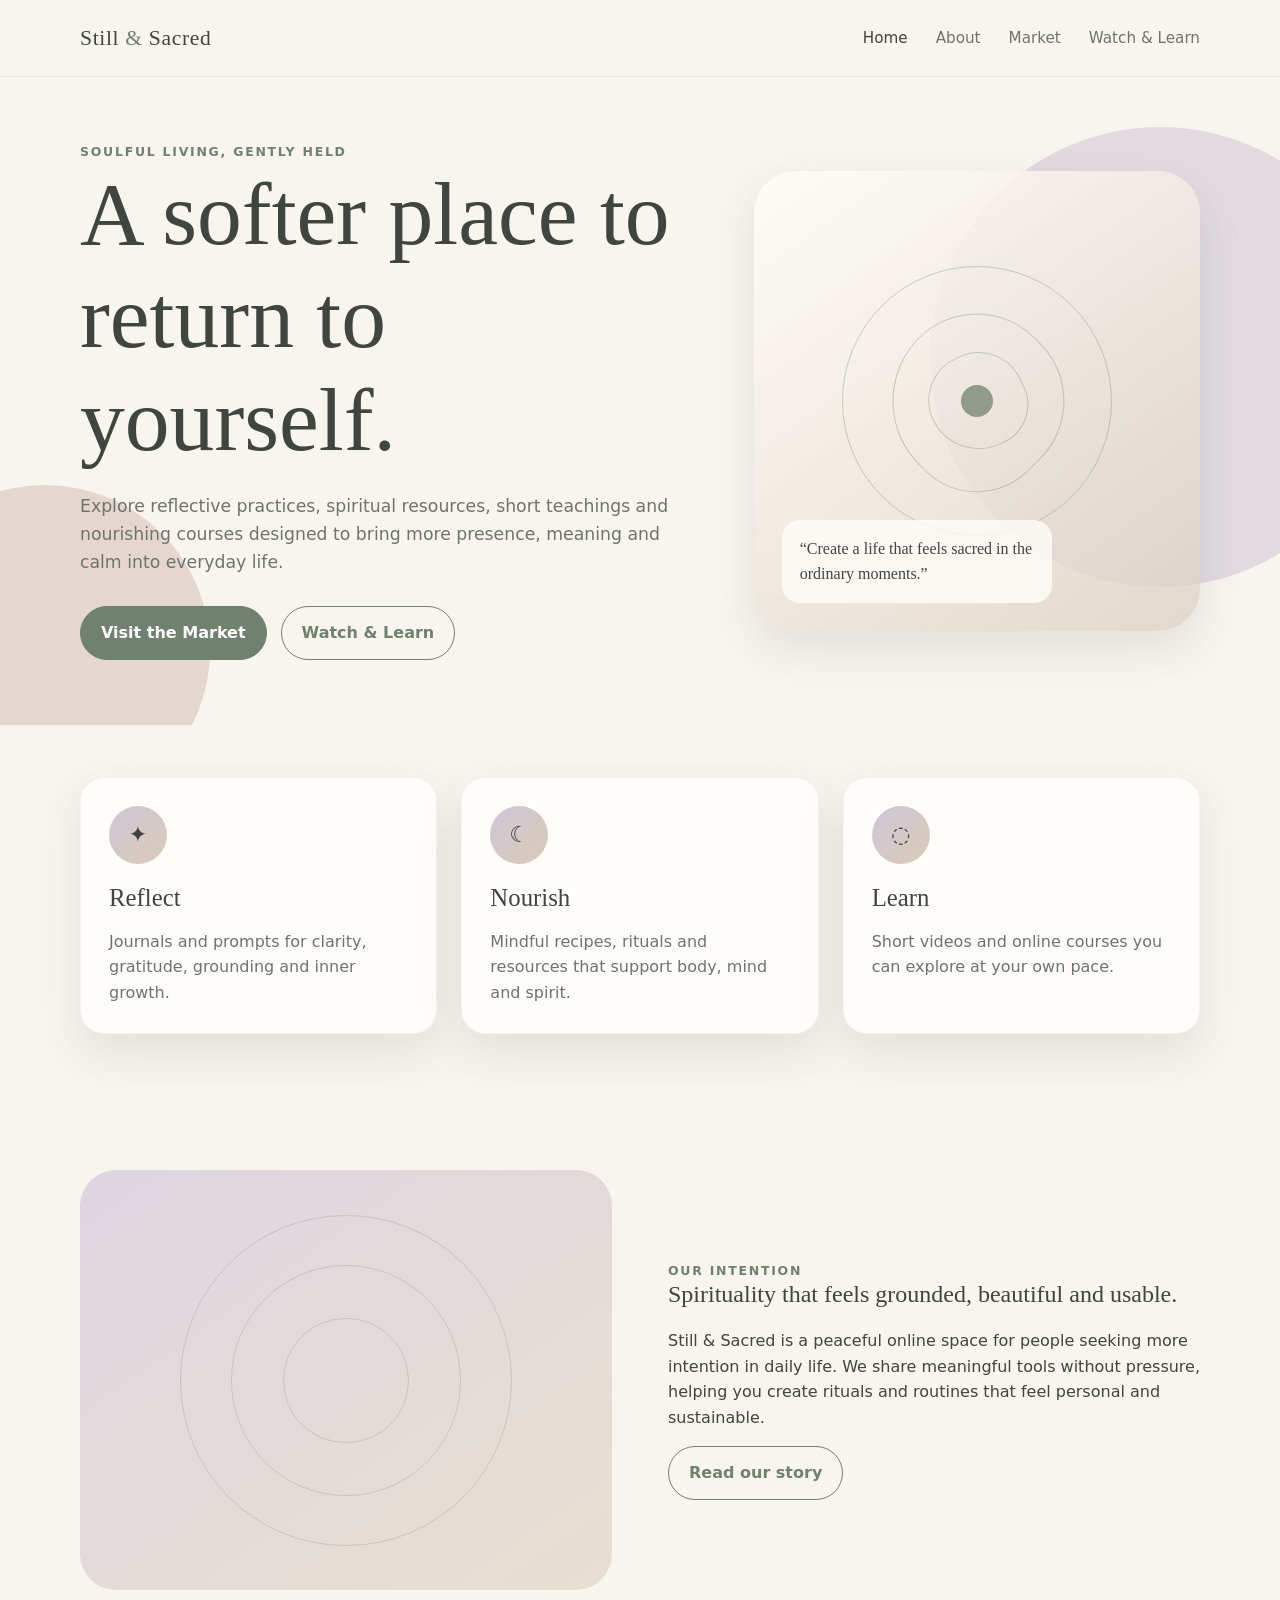
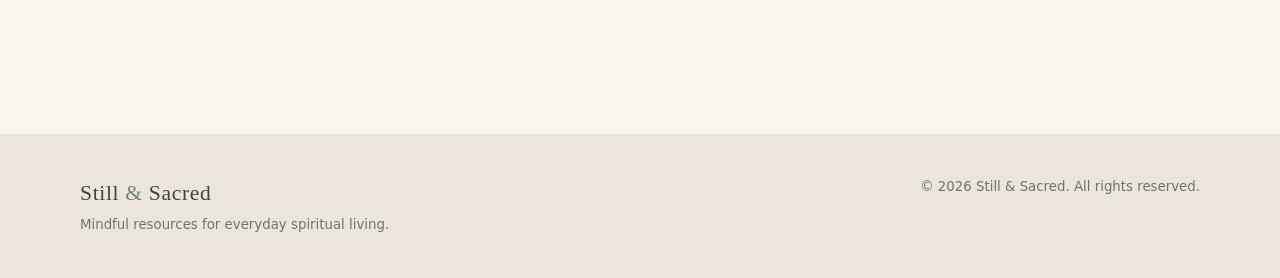
<file: Index.html>
<!DOCTYPE html>
<html lang="en">
<head>
  <meta charset="UTF-8" />
  <meta name="viewport" content="width=device-width, initial-scale=1.0" />

  <title>Still & Sacred</title>

  <link rel="stylesheet" href="style.css" />
</head>

<body>

  <nav class="nav">
    <div class="container nav-inner">

      <a class="brand" href="Index.html">
        Still <span>&</span> Sacred
      </a>

      <button class="menu-btn" aria-label="Open menu">☰</button>

      <div class="nav-links">
        <a class="active" href="Index.html">Home</a>
        <a href="About.html">About</a>
        <a href="Market.html">Market</a>
        <a href="Learn.html">Watch & Learn</a>
      </div>

    </div>
  </nav>


  <main>

    <section class="hero">
      <div class="container hero-grid">

        <div>
          <div class="eyebrow">
            Soulful living, gently held
          </div>

          <h1>
            A softer place to return to yourself.
          </h1>

          <p>
            Explore reflective practices, spiritual resources,
            short teachings and nourishing courses designed to
            bring more presence, meaning and calm into everyday life.
          </p>

          <div class="hero-actions">

            <a class="btn" href="market.html">
              Visit the Market
            </a>

            <a class="btn secondary" href="learn.html">
              Watch & Learn
            </a>

          </div>
        </div>


        <div class="mandala-card" aria-hidden="true">

          <div class="mandala">
            <span class="dot"></span>
          </div>

          <div class="quote-badge">
            “Create a life that feels sacred in the ordinary moments.”
          </div>

        </div>

      </div>
    </section>


    <section class="section-sm">

      <div class="container grid-3">

        <article class="card">
          <div class="icon-orb">✦</div>

          <h3>Reflect</h3>

          <p>
            Journals and prompts for clarity, gratitude,
            grounding and inner growth.
          </p>
        </article>


        <article class="card">

          <div class="icon-orb">☾</div>

          <h3>Nourish</h3>

          <p>
            Mindful recipes, rituals and resources that
            support body, mind and spirit.
          </p>

        </article>


        <article class="card">

          <div class="icon-orb">◌</div>

          <h3>Learn</h3>

          <p>
            Short videos and online courses you can
            explore at your own pace.
          </p>

        </article>

      </div>

    </section>


    <section class="section">

      <div class="container split">

        <div class="soft-panel">
          <div class="circle-art"></div>
        </div>


        <div>

          <div class="eyebrow">
            Our intention
          </div>

          <h2>
            Spirituality that feels grounded,
            beautiful and usable.
          </h2>

          <p>
            Still & Sacred is a peaceful online space for people
            seeking more intention in daily life.

            We share meaningful tools without pressure,
            helping you create rituals and routines that
            feel personal and sustainable.
          </p>

          <a class="btn secondary" href="about.html">
            Read our story
          </a>

        </div>

      </div>

    </section>

  </main>


  <footer class="footer">

    <div class="container footer-inner">

      <div>

        <div class="brand">
          Still <span>&</span> Sacred
        </div>

        <small>
          Mindful resources for everyday spiritual living.
        </small>

      </div>

      <small>
        © 2026 Still & Sacred. All rights reserved.
      </small>

    </div>

  </footer>


  <script src="script.js"></script>

</body>
</html>
</file>
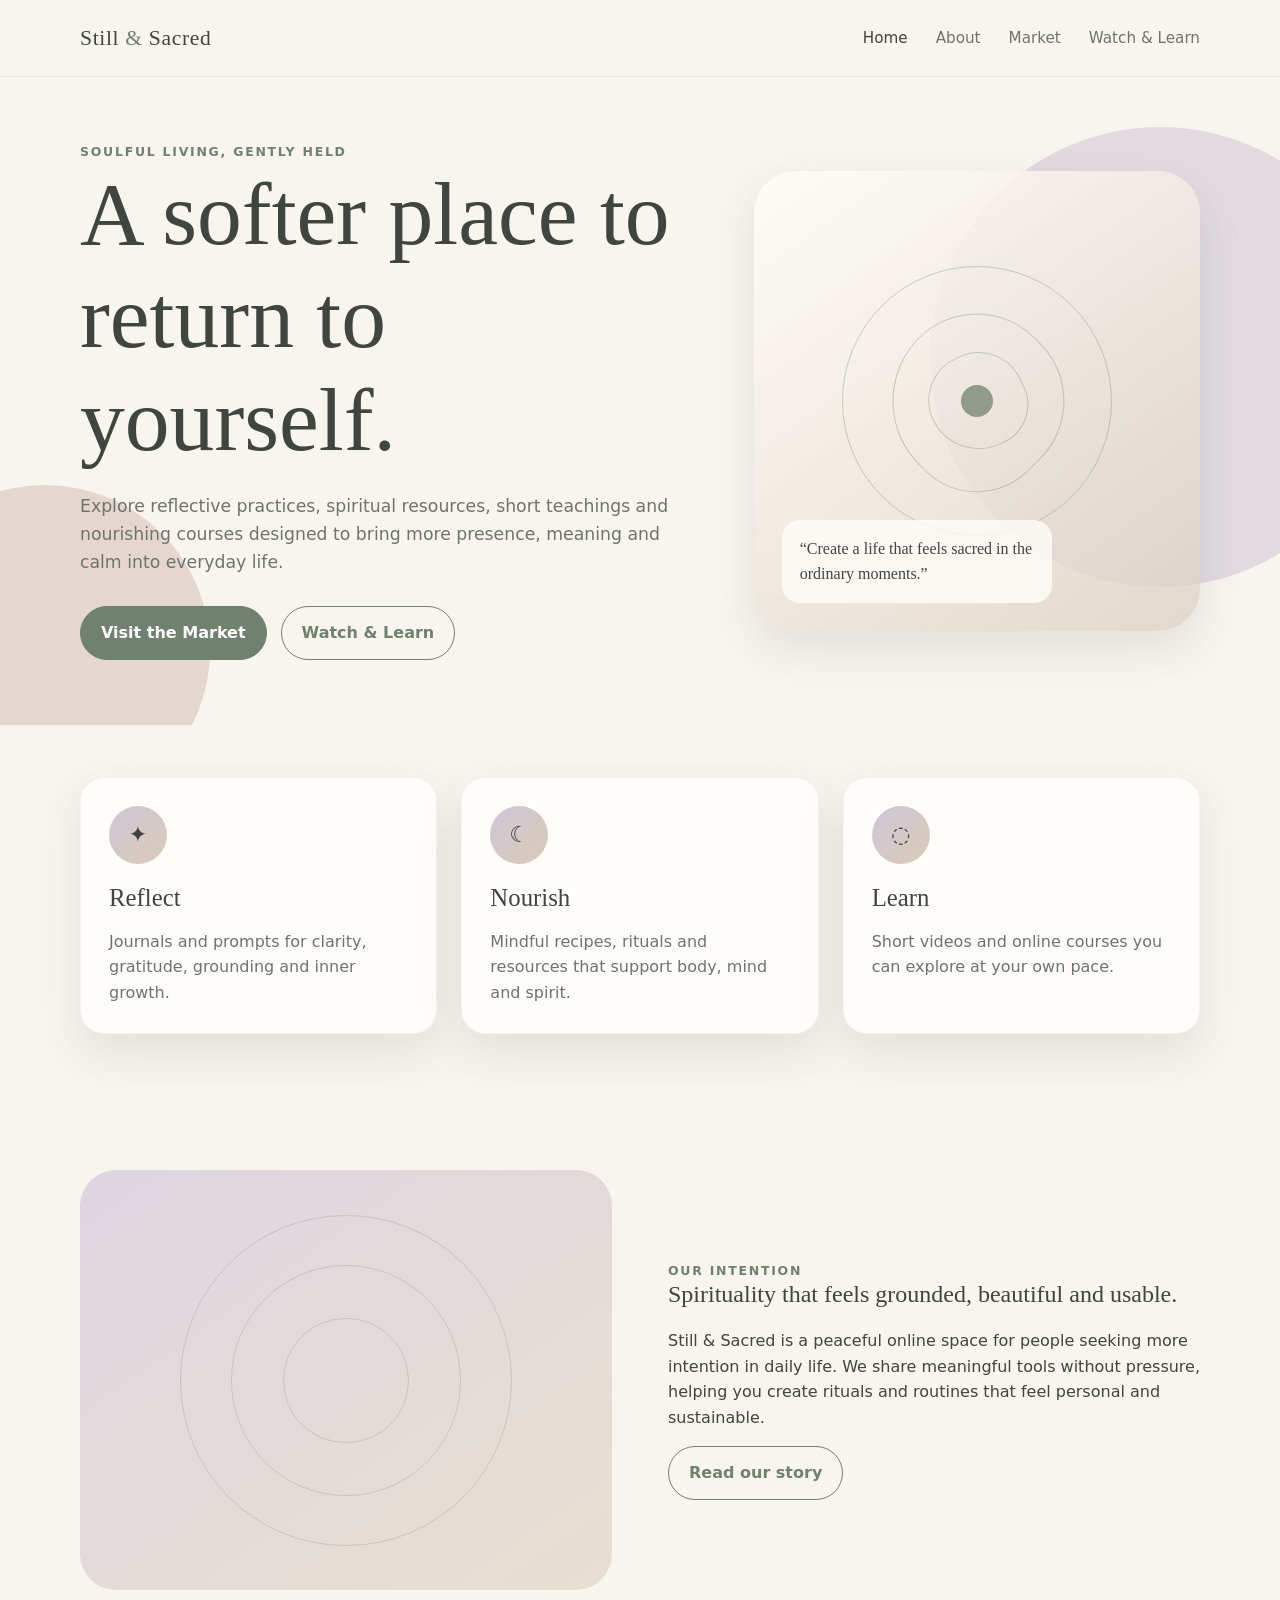
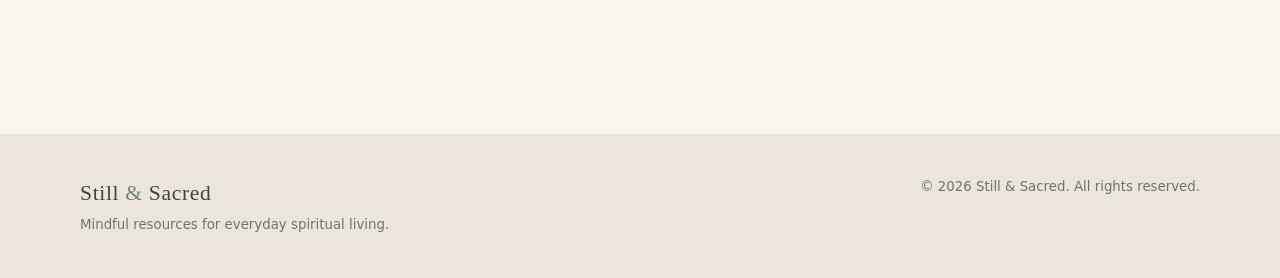
<file: index.html>
<!DOCTYPE html>
<html lang="en">
<head>
  <meta charset="UTF-8" />
  <meta name="viewport" content="width=device-width, initial-scale=1.0" />

  <title>Still & Sacred</title>

  <link rel="stylesheet" href="style.css" />
</head>

<body>

  <nav class="nav">
    <div class="container nav-inner">

      <a class="brand" href="index.html">
        Still <span>&</span> Sacred
      </a>

      <button class="menu-btn" aria-label="Open menu">☰</button>

      <div class="nav-links">
        <a class="active" href="index.html">Home</a>
        <a href="about.html">About</a>
        <a href="market.html">Market</a>
        <a href="learn.html">Watch & Learn</a>
      </div>

    </div>
  </nav>


  <main>

    <section class="hero">
      <div class="container hero-grid">

        <div>
          <div class="eyebrow">
            Soulful living, gently held
          </div>

          <h1>
            A softer place to return to yourself.
          </h1>

          <p>
            Explore reflective practices, spiritual resources,
            short teachings and nourishing courses designed to
            bring more presence, meaning and calm into everyday life.
          </p>

          <div class="hero-actions">

            <a class="btn" href="market.html">
              Visit the Market
            </a>

            <a class="btn secondary" href="learn.html">
              Watch & Learn
            </a>

          </div>
        </div>


        <div class="mandala-card" aria-hidden="true">

          <div class="mandala">
            <span class="dot"></span>
          </div>

          <div class="quote-badge">
            “Create a life that feels sacred in the ordinary moments.”
          </div>

        </div>

      </div>
    </section>


    <section class="section-sm">

      <div class="container grid-3">

        <article class="card">
          <div class="icon-orb">✦</div>

          <h3>Reflect</h3>

          <p>
            Journals and prompts for clarity, gratitude,
            grounding and inner growth.
          </p>
        </article>


        <article class="card">

          <div class="icon-orb">☾</div>

          <h3>Nourish</h3>

          <p>
            Mindful recipes, rituals and resources that
            support body, mind and spirit.
          </p>

        </article>


        <article class="card">

          <div class="icon-orb">◌</div>

          <h3>Learn</h3>

          <p>
            Short videos and online courses you can
            explore at your own pace.
          </p>

        </article>

      </div>

    </section>


    <section class="section">

      <div class="container split">

        <div class="soft-panel">
          <div class="circle-art"></div>
        </div>


        <div>

          <div class="eyebrow">
            Our intention
          </div>

          <h2>
            Spirituality that feels grounded,
            beautiful and usable.
          </h2>

          <p>
            Still & Sacred is a peaceful online space for people
            seeking more intention in daily life.

            We share meaningful tools without pressure,
            helping you create rituals and routines that
            feel personal and sustainable.
          </p>

          <a class="btn secondary" href="about.html">
            Read our story
          </a>

        </div>

      </div>

    </section>

  </main>


  <footer class="footer">

    <div class="container footer-inner">

      <div>

        <div class="brand">
          Still <span>&</span> Sacred
        </div>

        <small>
          Mindful resources for everyday spiritual living.
        </small>

      </div>

      <small>
        © 2026 Still & Sacred. All rights reserved.
      </small>

    </div>

  </footer>


  <script src="script.js"></script>

</body>
</html>
</file>
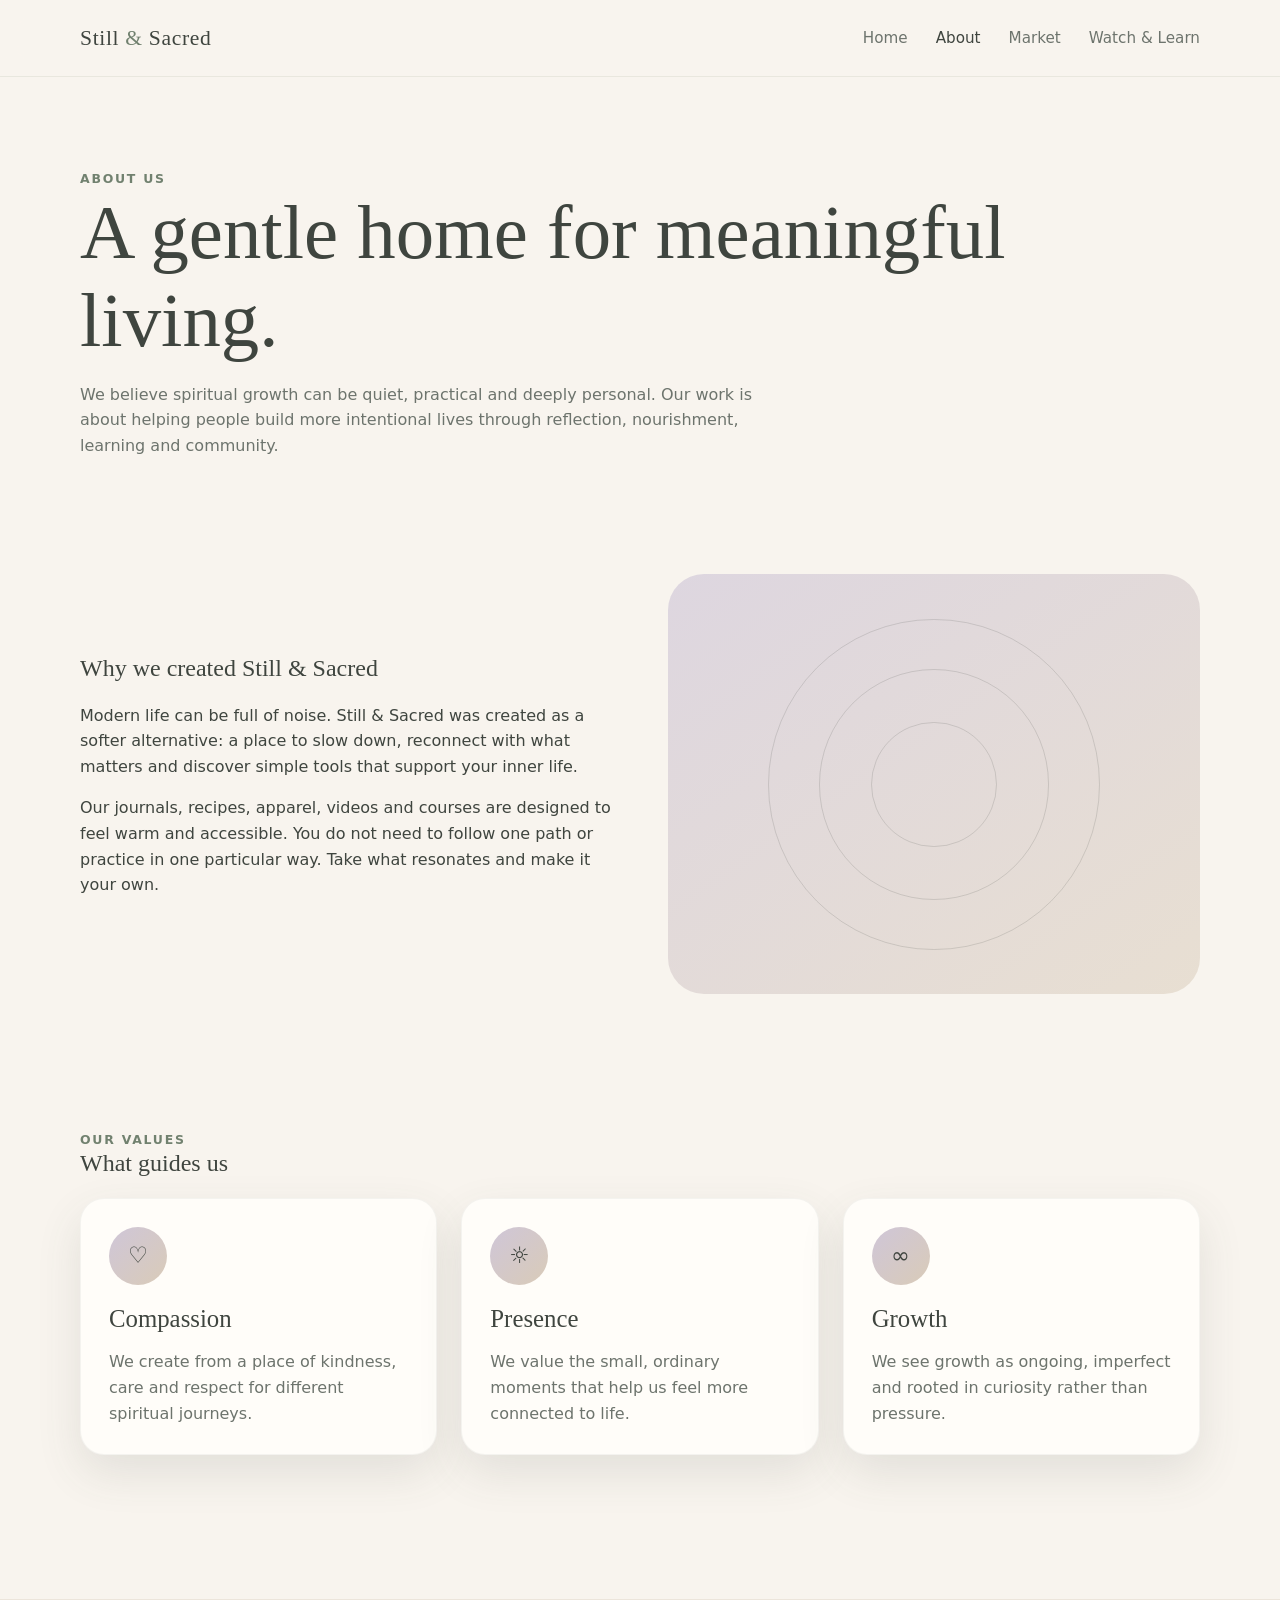
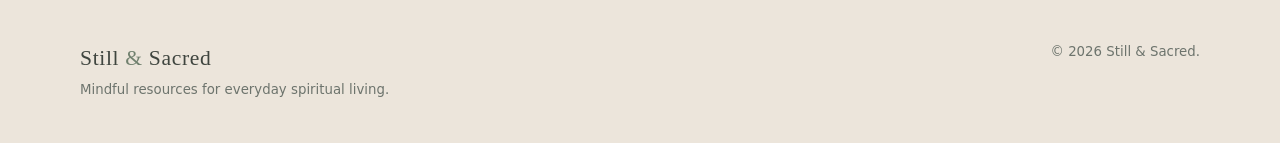
<file: About.html>
<!DOCTYPE html>
<html lang="en">

<head>

  <meta charset="UTF-8" />

  <meta name="viewport"
        content="width=device-width, initial-scale=1.0" />

  <title>About | Still & Sacred</title>

  <link rel="stylesheet" href="style.css" />

</head>


<body>


<nav class="nav">

  <div class="container nav-inner">

    <a class="brand" href="index.html">
      Still <span>&</span> Sacred
    </a>

    <button class="menu-btn" aria-label="Open menu">
      ☰
    </button>

    <div class="nav-links">

      <a href="Index.html">Home</a>

      <a class="active"
         href="About.html">
        About
      </a>

      <a href="Market.html">
        Market
      </a>

      <a href="Learn.html">
        Watch & Learn
      </a>

    </div>

  </div>

</nav>



<main>


<section class="page-hero">

  <div class="container">

    <div class="eyebrow">
      About us
    </div>

    <h1>
      A gentle home for meaningful living.
    </h1>

    <p>
      We believe spiritual growth can be quiet,
      practical and deeply personal.

      Our work is about helping people build more
      intentional lives through reflection,
      nourishment, learning and community.
    </p>

  </div>

</section>



<section class="section-sm">

  <div class="container split">


    <div>

      <h2>
        Why we created Still & Sacred
      </h2>

      <p>
        Modern life can be full of noise.

        Still & Sacred was created as a softer
        alternative: a place to slow down,
        reconnect with what matters and discover
        simple tools that support your inner life.
      </p>

      <p>
        Our journals, recipes, apparel, videos
        and courses are designed to feel warm
        and accessible.

        You do not need to follow one path or
        practice in one particular way.

        Take what resonates and make it your own.
      </p>

    </div>


    <div class="soft-panel">

      <div class="circle-art"></div>

    </div>


  </div>

</section>



<section class="section">

  <div class="container">


    <div class="eyebrow">
      Our values
    </div>


    <h2>
      What guides us
    </h2>


    <div class="grid-3">


      <div class="card">

        <div class="icon-orb">
          ♡
        </div>

        <h3>
          Compassion
        </h3>

        <p>
          We create from a place of kindness,
          care and respect for different
          spiritual journeys.
        </p>

      </div>


      <div class="card">

        <div class="icon-orb">
          ☼
        </div>

        <h3>
          Presence
        </h3>

        <p>
          We value the small, ordinary moments
          that help us feel more connected to life.
        </p>

      </div>


      <div class="card">

        <div class="icon-orb">
          ∞
        </div>

        <h3>
          Growth
        </h3>

        <p>
          We see growth as ongoing, imperfect
          and rooted in curiosity rather than pressure.
        </p>

      </div>


    </div>

  </div>

</section>


</main>



<footer class="footer">

  <div class="container footer-inner">

    <div>

      <div class="brand">
        Still <span>&</span> Sacred
      </div>

      <small>
        Mindful resources for everyday spiritual living.
      </small>

    </div>

    <small>
      © 2026 Still & Sacred.
    </small>

  </div>

</footer>


<script src="script.js"></script>


</body>
</html>
</file>
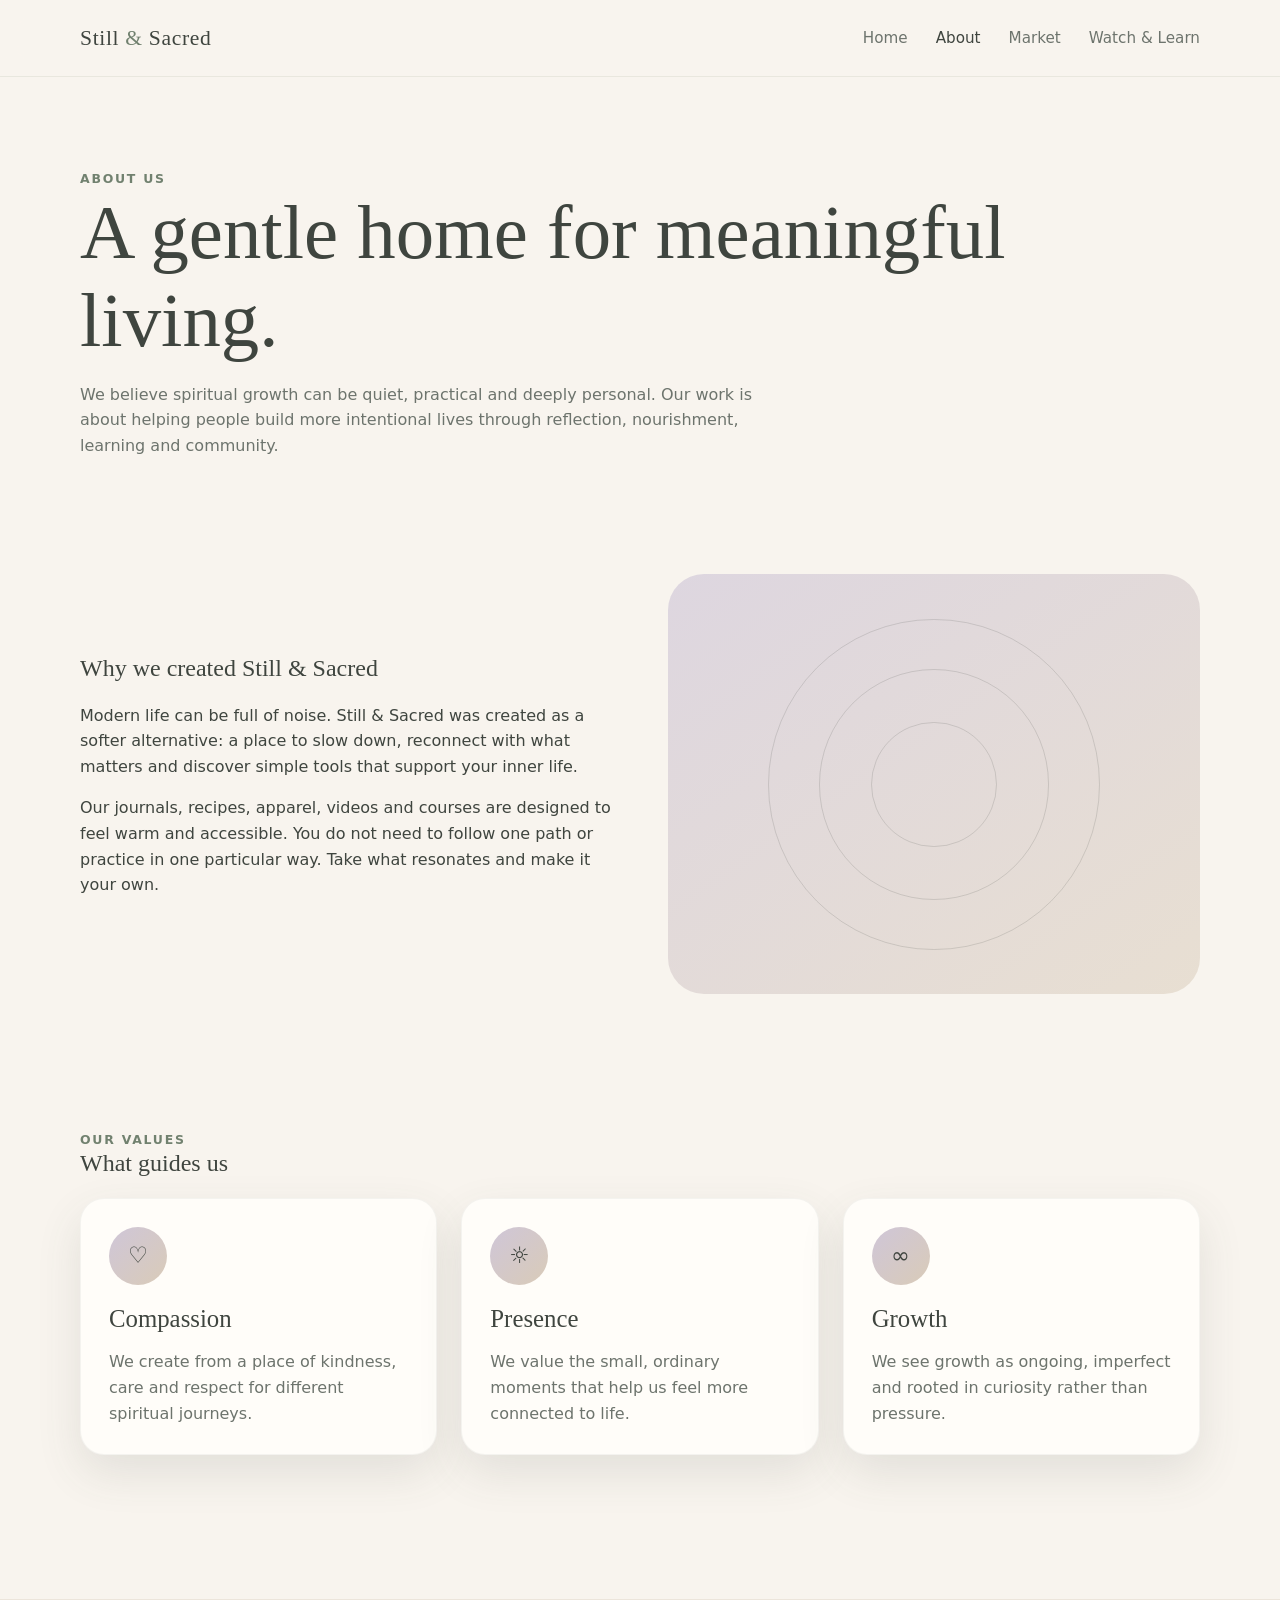
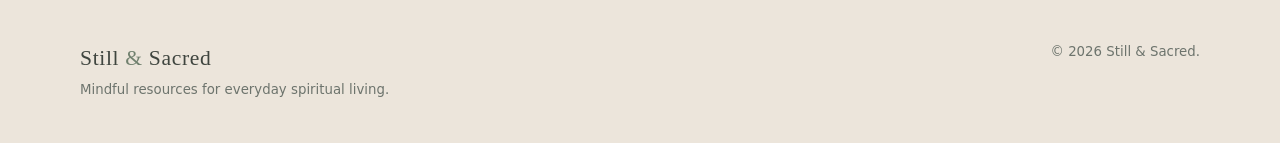
<file: about.html>
<!DOCTYPE html>
<html lang="en">

<head>

  <meta charset="UTF-8" />

  <meta name="viewport"
        content="width=device-width, initial-scale=1.0" />

  <title>About | Still & Sacred</title>

  <link rel="stylesheet" href="style.css" />

</head>


<body>


<nav class="nav">

  <div class="container nav-inner">

    <a class="brand" href="index.html">
      Still <span>&</span> Sacred
    </a>

    <button class="menu-btn" aria-label="Open menu">
      ☰
    </button>

    <div class="nav-links">

      <a href="I
        index.html">Home</a>

      <a class="active"
         href="about.html">
        About
      </a>

      <a href="market.html">
        Market
      </a>

      <a href="learn.html">
        Watch & Learn
      </a>

    </div>

  </div>

</nav>



<main>


<section class="page-hero">

  <div class="container">

    <div class="eyebrow">
      About us
    </div>

    <h1>
      A gentle home for meaningful living.
    </h1>

    <p>
      We believe spiritual growth can be quiet,
      practical and deeply personal.

      Our work is about helping people build more
      intentional lives through reflection,
      nourishment, learning and community.
    </p>

  </div>

</section>



<section class="section-sm">

  <div class="container split">


    <div>

      <h2>
        Why we created Still & Sacred
      </h2>

      <p>
        Modern life can be full of noise.

        Still & Sacred was created as a softer
        alternative: a place to slow down,
        reconnect with what matters and discover
        simple tools that support your inner life.
      </p>

      <p>
        Our journals, recipes, apparel, videos
        and courses are designed to feel warm
        and accessible.

        You do not need to follow one path or
        practice in one particular way.

        Take what resonates and make it your own.
      </p>

    </div>


    <div class="soft-panel">

      <div class="circle-art"></div>

    </div>


  </div>

</section>



<section class="section">

  <div class="container">


    <div class="eyebrow">
      Our values
    </div>


    <h2>
      What guides us
    </h2>


    <div class="grid-3">


      <div class="card">

        <div class="icon-orb">
          ♡
        </div>

        <h3>
          Compassion
        </h3>

        <p>
          We create from a place of kindness,
          care and respect for different
          spiritual journeys.
        </p>

      </div>


      <div class="card">

        <div class="icon-orb">
          ☼
        </div>

        <h3>
          Presence
        </h3>

        <p>
          We value the small, ordinary moments
          that help us feel more connected to life.
        </p>

      </div>


      <div class="card">

        <div class="icon-orb">
          ∞
        </div>

        <h3>
          Growth
        </h3>

        <p>
          We see growth as ongoing, imperfect
          and rooted in curiosity rather than pressure.
        </p>

      </div>


    </div>

  </div>

</section>


</main>



<footer class="footer">

  <div class="container footer-inner">

    <div>

      <div class="brand">
        Still <span>&</span> Sacred
      </div>

      <small>
        Mindful resources for everyday spiritual living.
      </small>

    </div>

    <small>
      © 2026 Still & Sacred.
    </small>

  </div>

</footer>


<script src="script.js"></script>


</body>
</html>
</file>
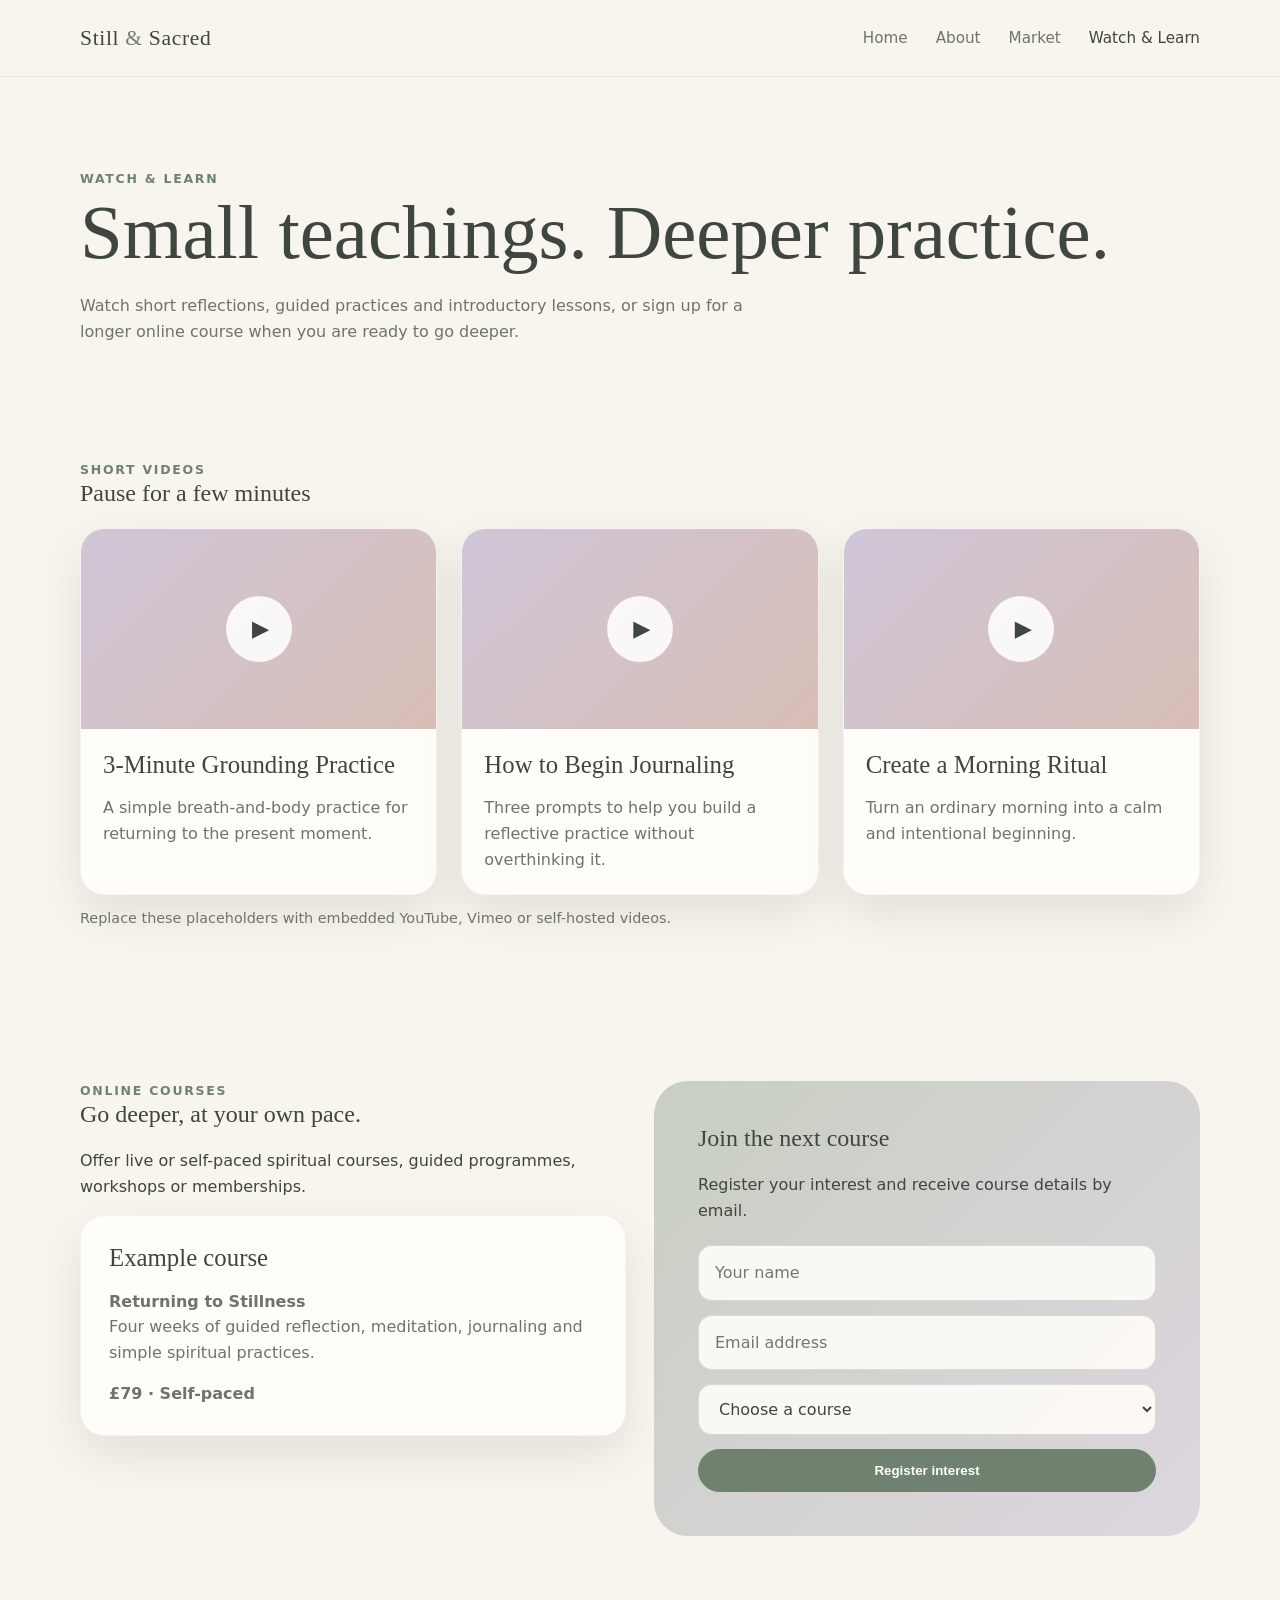
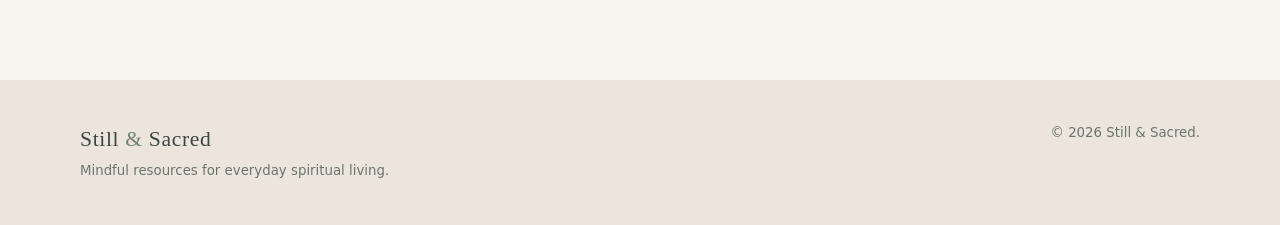
<file: Learn.html>
<!DOCTYPE html>
<html lang="en">

<head>

  <meta charset="UTF-8" />

  <meta name="viewport"
        content="width=device-width, initial-scale=1.0" />

  <title>
    Watch & Learn | Still & Sacred
  </title>

  <link rel="stylesheet" href="style.css" />

</head>


<body>


<nav class="nav">

  <div class="container nav-inner">

    <a class="brand" href="index.html">
      Still <span>&</span> Sacred
    </a>

    <button class="menu-btn"
            aria-label="Open menu">
      ☰
    </button>


    <div class="nav-links">

      <a href="index.html">
        Home
      </a>

      <a href="about.html">
        About
      </a>

      <a href="market.html">
        Market
      </a>

      <a class="active"
         href="learn.html">
        Watch & Learn
      </a>

    </div>

  </div>

</nav>


<main>


<section class="page-hero">

  <div class="container">

    <div class="eyebrow">
      Watch & Learn
    </div>

    <h1>
      Small teachings. Deeper practice.
    </h1>

    <p>
      Watch short reflections, guided practices
      and introductory lessons, or sign up for
      a longer online course when you are ready
      to go deeper.
    </p>

  </div>

</section>



<section class="section-sm">

<div class="container">

<div class="eyebrow">
  Short videos
</div>

<h2>
  Pause for a few minutes
</h2>


<div class="grid-3">


<article class="card video-card">

  <div class="video-thumb">
    <div class="play">▶</div>
  </div>

  <div class="video-body">

    <h3>
      3-Minute Grounding Practice
    </h3>

    <p>
      A simple breath-and-body practice
      for returning to the present moment.
    </p>

  </div>

</article>



<article class="card video-card">

  <div class="video-thumb">
    <div class="play">▶</div>
  </div>

  <div class="video-body">

    <h3>
      How to Begin Journaling
    </h3>

    <p>
      Three prompts to help you build a
      reflective practice without overthinking it.
    </p>

  </div>

</article>



<article class="card video-card">

  <div class="video-thumb">
    <div class="play">▶</div>
  </div>

  <div class="video-body">

    <h3>
      Create a Morning Ritual
    </h3>

    <p>
      Turn an ordinary morning into a calm
      and intentional beginning.
    </p>

  </div>

</article>


</div>


<p class="notice">
  Replace these placeholders with embedded
  YouTube, Vimeo or self-hosted videos.
</p>


</div>

</section>



<section class="section">

<div class="container grid-2">


<div>

  <div class="eyebrow">
    Online courses
  </div>

  <h2>
    Go deeper, at your own pace.
  </h2>

  <p>
    Offer live or self-paced spiritual courses,
    guided programmes, workshops or memberships.
  </p>


  <div class="card">

    <h3>
      Example course
    </h3>

    <p>
      <strong>
        Returning to Stillness
      </strong>

      <br>

      Four weeks of guided reflection,
      meditation, journaling and simple
      spiritual practices.
    </p>

    <p class="price">
      £79 · Self-paced
    </p>

  </div>

</div>



<div class="course-box">

  <h2>
    Join the next course
  </h2>

  <p>
    Register your interest and receive
    course details by email.
  </p>


  <form id="course-signup">

    <input
      type="text"
      placeholder="Your name"
      required
    >

    <input
      type="email"
      placeholder="Email address"
      required
    >


    <select required>

      <option value="">
        Choose a course
      </option>

      <option>
        Returning to Stillness
      </option>

      <option>
        Mindful Journaling
      </option>

      <option>
        Spiritual Living for Beginners
      </option>

    </select>


    <button class="btn"
            type="submit">

      Register interest

    </button>

  </form>


  <div id="signup-success"
       class="success">

    Thank you — your interest has been registered
    in this demo.

  </div>


</div>


</div>

</section>


</main>



<footer class="footer">

<div class="container footer-inner">

<div>

<div class="brand">
Still <span>&</span> Sacred
</div>

<small>
Mindful resources for everyday spiritual living.
</small>

</div>


<small>
© 2026 Still & Sacred.
</small>

</div>

</footer>


<script src="script.js"></script>


</body>
</html>
</file>
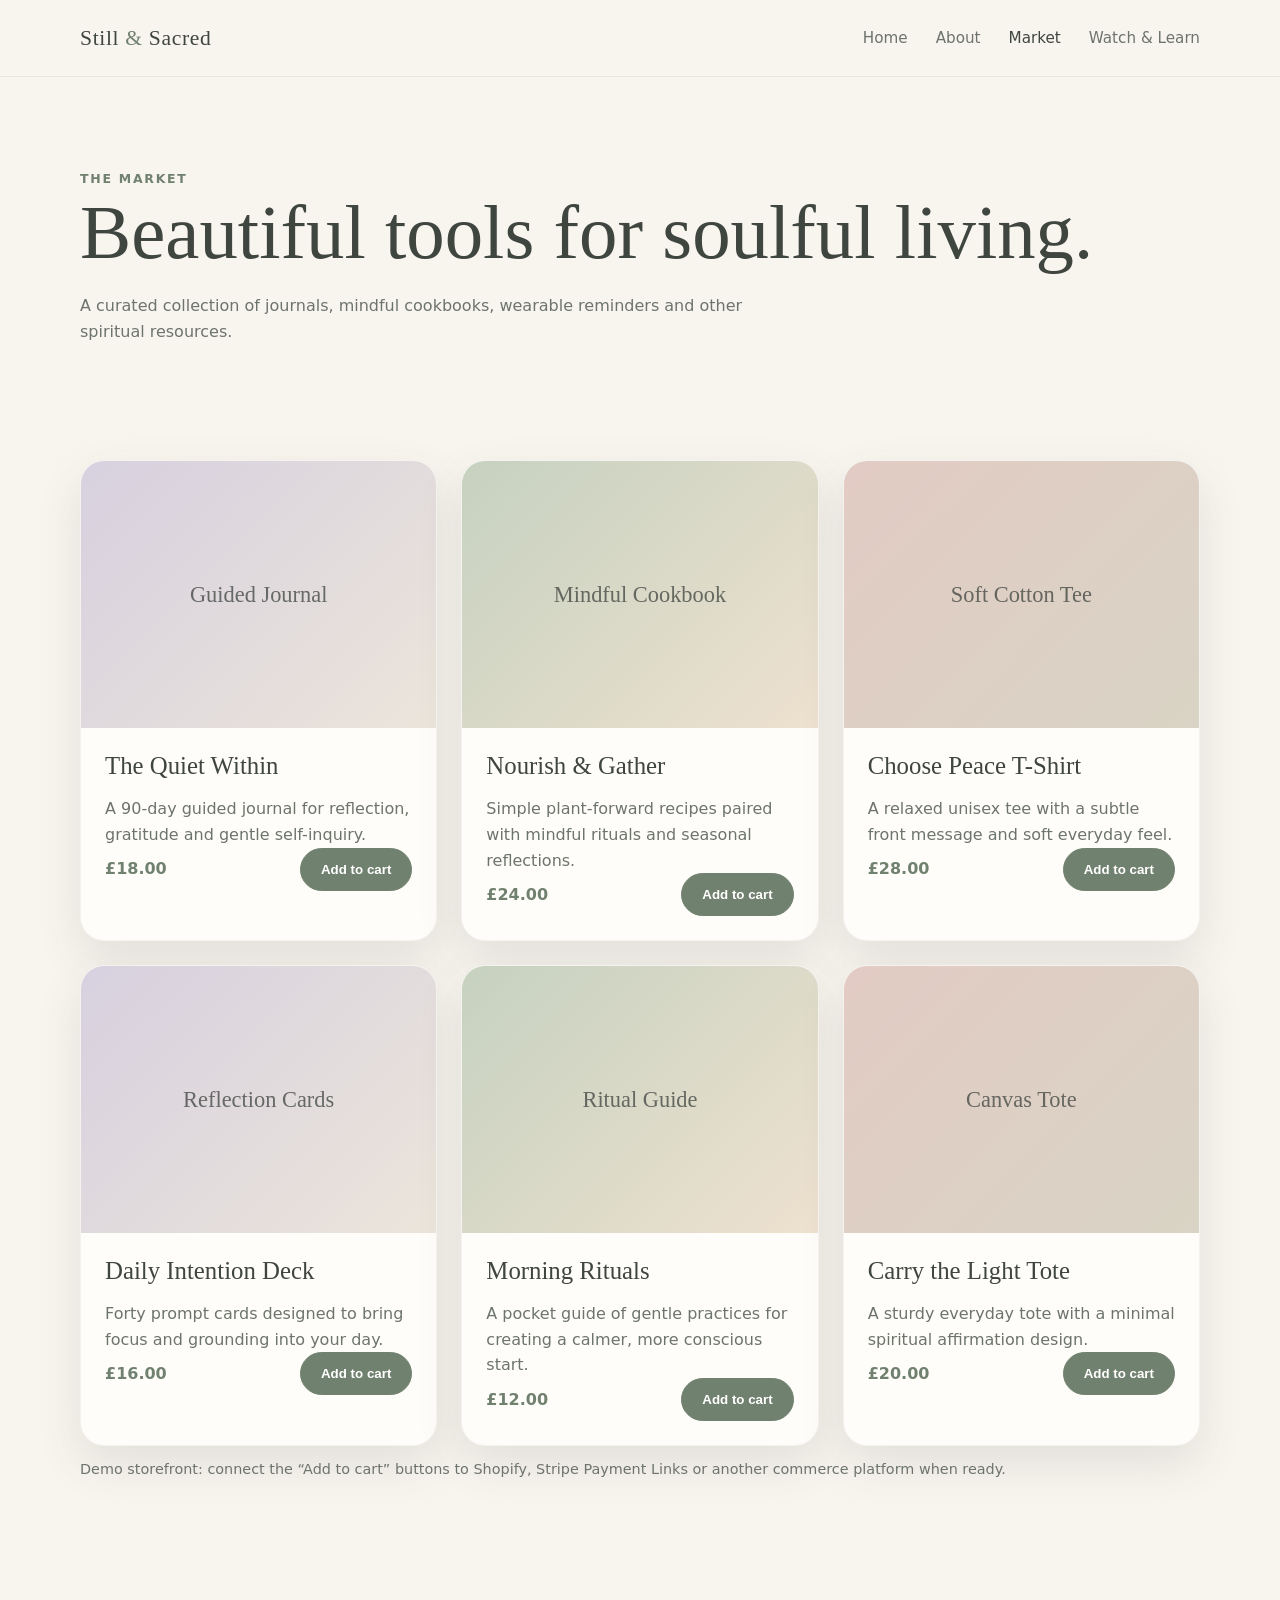
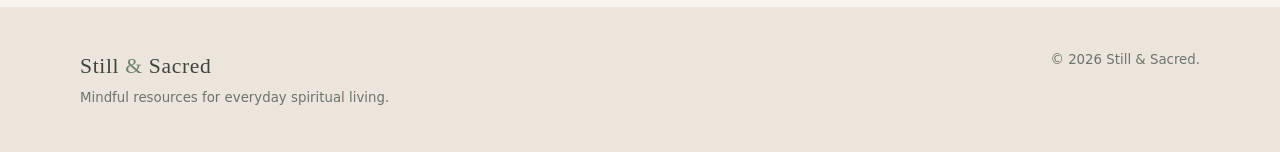
<file: Market.html>
<!DOCTYPE html>
<html lang="en">

<head>

  <meta charset="UTF-8" />

  <meta name="viewport"
        content="width=device-width, initial-scale=1.0" />

  <title>Market | Still & Sacred</title>

  <link rel="stylesheet" href="style.css" />

</head>


<body>


<nav class="nav">

  <div class="container nav-inner">

    <a class="brand" href="index.html">
      Still <span>&</span> Sacred
    </a>

    <button class="menu-btn"
            aria-label="Open menu">
      ☰
    </button>


    <div class="nav-links">

      <a href="index.html">
        Home
      </a>

      <a href="about.html">
        About
      </a>

      <a class="active"
         href="market.html">
        Market
      </a>

      <a href="learn.html">
        Watch & Learn
      </a>

    </div>

  </div>

</nav>


<main>


<section class="page-hero">

  <div class="container">

    <div class="eyebrow">
      The Market
    </div>

    <h1>
      Beautiful tools for soulful living.
    </h1>

    <p>
      A curated collection of journals,
      mindful cookbooks, wearable reminders
      and other spiritual resources.
    </p>

  </div>

</section>



<section class="section-sm">


<div class="container grid-3">


<article class="card product-card">

  <div class="product-visual journal">
    Guided Journal
  </div>

  <div class="product-body">

    <h3>
      The Quiet Within
    </h3>

    <p>
      A 90-day guided journal for reflection,
      gratitude and gentle self-inquiry.
    </p>

    <div class="product-meta">

      <span class="price">
        £18.00
      </span>

      <button class="btn" data-cart>
        Add to cart
      </button>

    </div>

  </div>

</article>



<article class="card product-card">

  <div class="product-visual cookbook">
    Mindful Cookbook
  </div>

  <div class="product-body">

    <h3>
      Nourish & Gather
    </h3>

    <p>
      Simple plant-forward recipes paired
      with mindful rituals and seasonal reflections.
    </p>

    <div class="product-meta">

      <span class="price">
        £24.00
      </span>

      <button class="btn" data-cart>
        Add to cart
      </button>

    </div>

  </div>

</article>



<article class="card product-card">

  <div class="product-visual shirt">
    Soft Cotton Tee
  </div>

  <div class="product-body">

    <h3>
      Choose Peace T-Shirt
    </h3>

    <p>
      A relaxed unisex tee with a subtle
      front message and soft everyday feel.
    </p>

    <div class="product-meta">

      <span class="price">
        £28.00
      </span>

      <button class="btn" data-cart>
        Add to cart
      </button>

    </div>

  </div>

</article>



<article class="card product-card">

  <div class="product-visual journal">
    Reflection Cards
  </div>

  <div class="product-body">

    <h3>
      Daily Intention Deck
    </h3>

    <p>
      Forty prompt cards designed to bring
      focus and grounding into your day.
    </p>

    <div class="product-meta">

      <span class="price">
        £16.00
      </span>

      <button class="btn" data-cart>
        Add to cart
      </button>

    </div>

  </div>

</article>



<article class="card product-card">

  <div class="product-visual cookbook">
    Ritual Guide
  </div>

  <div class="product-body">

    <h3>
      Morning Rituals
    </h3>

    <p>
      A pocket guide of gentle practices
      for creating a calmer, more conscious start.
    </p>

    <div class="product-meta">

      <span class="price">
        £12.00
      </span>

      <button class="btn" data-cart>
        Add to cart
      </button>

    </div>

  </div>

</article>



<article class="card product-card">

  <div class="product-visual shirt">
    Canvas Tote
  </div>

  <div class="product-body">

    <h3>
      Carry the Light Tote
    </h3>

    <p>
      A sturdy everyday tote with a minimal
      spiritual affirmation design.
    </p>

    <div class="product-meta">

      <span class="price">
        £20.00
      </span>

      <button class="btn" data-cart>
        Add to cart
      </button>

    </div>

  </div>

</article>


</div>


<div class="container">

  <p class="notice">
    Demo storefront: connect the “Add to cart”
    buttons to Shopify, Stripe Payment Links
    or another commerce platform when ready.
  </p>

</div>


</section>


</main>



<footer class="footer">

  <div class="container footer-inner">

    <div>

      <div class="brand">
        Still <span>&</span> Sacred
      </div>

      <small>
        Mindful resources for everyday spiritual living.
      </small>

    </div>

    <small>
      © 2026 Still & Sacred.
    </small>

  </div>

</footer>


<script src="script.js"></script>


</body>
</html>
</file>
<file: style.css>
:root {
  --cream: #f8f4ee;
  --sage: #aebbaa;
  --sage-deep: #71816f;
  --lavender: #cfc6d8;
  --rose: #d8beb6;
  --sand: #d9cbb8;

  --ink: #3f453f;
  --muted: #6d746d;
  --white: #fffdf9;

  --shadow: 0 18px 45px rgba(74, 80, 71, 0.12);

  --radius: 24px;
}


* {
  box-sizing: border-box;
}


html {
  scroll-behavior: smooth;
}


body {
  margin: 0;

  font-family:
    Inter,
    ui-sans-serif,
    system-ui,
    -apple-system,
    BlinkMacSystemFont,
    "Segoe UI",
    sans-serif;

  color: var(--ink);

  background: var(--cream);

  line-height: 1.6;
}


h1,
h2,
h3 {
  font-family:
    Georgia,
    "Times New Roman",
    serif;

  font-weight: 500;

  line-height: 1.15;

  margin-top: 0;
}


a {
  color: inherit;

  text-decoration: none;
}


img {
  max-width: 100%;

  display: block;
}


.container {
  width: min(1120px, calc(100% - 40px));

  margin: 0 auto;
}


.section {
  padding: 84px 0;
}


.section-sm {
  padding: 52px 0;
}


.eyebrow {
  text-transform: uppercase;

  letter-spacing: .14em;

  font-size: .78rem;

  color: var(--sage-deep);

  font-weight: 700;
}



/* NAVIGATION */

.nav {
  position: sticky;

  top: 0;

  z-index: 30;

  backdrop-filter: blur(14px);

  background: rgba(248, 244, 238, .86);

  border-bottom:
    1px solid rgba(113, 129, 111, .12);
}


.nav-inner {
  min-height: 76px;

  display: flex;

  align-items: center;

  justify-content: space-between;

  gap: 24px;
}


.brand {
  font-family:
    Georgia,
    "Times New Roman",
    serif;

  font-size: 1.35rem;

  letter-spacing: .03em;
}


.brand span {
  color: var(--sage-deep);
}


.nav-links {
  display: flex;

  gap: 28px;

  align-items: center;
}


.nav-links a {
  color: var(--muted);

  font-size: .95rem;
}


.nav-links a:hover,
.nav-links a.active {
  color: var(--ink);
}


.menu-btn {
  display: none;

  border: 0;

  background: none;

  font-size: 1.5rem;

  color: var(--ink);

  cursor: pointer;
}



/* BUTTONS */

.btn {
  display: inline-flex;

  align-items: center;

  justify-content: center;

  padding: 13px 20px;

  border-radius: 999px;

  background: var(--sage-deep);

  color: white;

  font-weight: 700;

  border: 1px solid var(--sage-deep);

  transition: .2s ease;

  cursor: pointer;
}


.btn:hover {
  transform: translateY(-1px);

  box-shadow:
    0 10px 24px rgba(113, 129, 111, .2);
}


.btn.secondary {
  background: transparent;

  color: var(--sage-deep);
}



/* HOME HERO */

.hero {
  min-height: 72vh;

  display: grid;

  align-items: center;

  position: relative;

  overflow: hidden;
}


.hero::before,
.hero::after {
  content: "";

  position: absolute;

  border-radius: 50%;

  opacity: .55;

  z-index: 0;
}


.hero::before {
  width: 460px;

  height: 460px;

  background: var(--lavender);

  right: -110px;

  top: 50px;
}


.hero::after {
  width: 330px;

  height: 330px;

  background: var(--rose);

  left: -120px;

  bottom: -90px;
}


.hero-grid {
  position: relative;

  z-index: 1;

  display: grid;

  grid-template-columns:
    1.15fr .85fr;

  gap: 70px;

  align-items: center;
}


.hero h1 {
  font-size:
    clamp(3.2rem, 7vw, 6rem);

  margin-bottom: 22px;
}


.hero p {
  max-width: 620px;

  color: var(--muted);

  font-size: 1.08rem;
}


.hero-actions {
  display: flex;

  gap: 14px;

  margin-top: 30px;

  flex-wrap: wrap;
}



/* DECORATIVE MANDALA */

.mandala-card {
  min-height: 460px;

  border-radius: 42px;

  background:
    linear-gradient(
      145deg,
      rgba(255,253,249,.92),
      rgba(218,206,190,.72)
    );

  box-shadow: var(--shadow);

  position: relative;

  display: grid;

  place-items: center;

  overflow: hidden;
}


.mandala {
  width: 270px;

  aspect-ratio: 1;

  border:
    1px solid rgba(113,129,111,.35);

  border-radius: 50%;

  position: relative;
}


.mandala::before,
.mandala::after {
  content: "";

  position: absolute;

  inset: 18%;

  border:
    1px solid rgba(113,129,111,.35);

  border-radius:
    50% 50% 45% 55%;

  transform: rotate(45deg);
}


.mandala::after {
  inset: 32%;

  transform: rotate(-25deg);
}


.mandala .dot {
  position: absolute;

  inset: 44%;

  border-radius: 50%;

  background: var(--sage-deep);

  opacity: .75;
}


.quote-badge {
  position: absolute;

  left: 28px;

  bottom: 28px;

  background:
    rgba(255,253,249,.82);

  padding: 16px 18px;

  border-radius: 18px;

  width:
    min(270px, calc(100% - 56px));

  font-family: Georgia, serif;
}



/* GRID */

.grid-3 {
  display: grid;

  grid-template-columns:
    repeat(3, 1fr);

  gap: 24px;
}


.grid-2 {
  display: grid;

  grid-template-columns:
    repeat(2, 1fr);

  gap: 28px;
}



/* CARDS */

.card {
  background: var(--white);

  border-radius: var(--radius);

  padding: 28px;

  box-shadow: var(--shadow);

  border:
    1px solid rgba(113,129,111,.08);
}


.card h3 {
  font-size: 1.55rem;

  margin-bottom: 8px;
}


.card p {
  color: var(--muted);

  margin-bottom: 0;
}


.icon-orb {
  width: 58px;

  height: 58px;

  border-radius: 50%;

  display: grid;

  place-items: center;

  margin-bottom: 20px;

  background:
    linear-gradient(
      135deg,
      var(--lavender),
      var(--sand)
    );

  font-size: 1.4rem;
}



/* SPLIT SECTIONS */

.split {
  display: grid;

  grid-template-columns:
    1fr 1fr;

  gap: 56px;

  align-items: center;
}


.soft-panel {
  background:
    linear-gradient(
      145deg,
      rgba(207,198,216,.65),
      rgba(217,203,184,.52)
    );

  min-height: 420px;

  border-radius: 36px;

  display: grid;

  place-items: center;

  padding: 36px;
}


.soft-panel .circle-art {
  width: 72%;

  aspect-ratio: 1;

  border-radius: 50%;

  border:
    1px solid rgba(63,69,63,.16);

  position: relative;
}


.soft-panel .circle-art::before,
.soft-panel .circle-art::after {
  content: "";

  position: absolute;

  border-radius: 50%;

  border:
    1px solid rgba(63,69,63,.16);
}


.soft-panel .circle-art::before {
  inset: 15%;
}


.soft-panel .circle-art::after {
  inset: 31%;
}



/* MARKET */

.product-card {
  overflow: hidden;

  padding: 0;
}


.product-visual {
  aspect-ratio: 4 / 3;

  display: grid;

  place-items: center;

  font-family: Georgia, serif;

  font-size: 1.4rem;

  color:
    rgba(63,69,63,.76);
}


.product-visual.journal {
  background:
    linear-gradient(
      135deg,
      #d7d0df,
      #ebe5db
    );
}


.product-visual.cookbook {
  background:
    linear-gradient(
      135deg,
      #c6d1c0,
      #eee1cf
    );
}


.product-visual.shirt {
  background:
    linear-gradient(
      135deg,
      #e2cbc4,
      #d9d4c5
    );
}


.product-body {
  padding: 24px;
}


.price {
  color: var(--sage-deep);

  font-weight: 800;
}


.product-meta {
  display: flex;

  justify-content: space-between;

  align-items: center;

  gap: 12px;
}



/* VIDEOS */

.video-card {
  padding: 0;

  overflow: hidden;
}


.video-thumb {
  aspect-ratio: 16 / 9;

  background:
    linear-gradient(
      135deg,
      var(--lavender),
      var(--rose)
    );

  display: grid;

  place-items: center;

  position: relative;
}


.play {
  width: 66px;

  height: 66px;

  border-radius: 50%;

  background:
    rgba(255,255,255,.88);

  display: grid;

  place-items: center;

  font-size: 1.4rem;

  padding-left: 4px;
}


.video-body {
  padding: 22px;
}



/* COURSE SIGNUP */

.course-box {
  border-radius: 34px;

  padding: 44px;

  background:
    linear-gradient(
      135deg,
      rgba(174,187,170,.65),
      rgba(207,198,216,.65)
    );
}


.course-box form {
  display: grid;

  gap: 14px;

  margin-top: 22px;
}


input,
select,
textarea {
  width: 100%;

  border:
    1px solid rgba(113,129,111,.24);

  background:
    rgba(255,253,249,.88);

  padding: 14px 16px;

  border-radius: 14px;

  font: inherit;

  color: var(--ink);
}


textarea {
  min-height: 120px;

  resize: vertical;
}



/* FOOTER */

.footer {
  background: #ece5db;

  padding: 42px 0;

  margin-top: 60px;
}


.footer-inner {
  display: flex;

  justify-content: space-between;

  gap: 24px;

  flex-wrap: wrap;
}


.footer small {
  color: var(--muted);
}



/* PAGE HEADINGS */

.page-hero {
  padding: 92px 0 48px;
}


.page-hero h1 {
  font-size:
    clamp(2.7rem, 6vw, 5rem);

  margin-bottom: 12px;
}


.page-hero p {
  color: var(--muted);

  max-width: 680px;
}


.notice {
  font-size: .9rem;

  color: var(--muted);

  margin-top: 12px;
}


.success {
  display: none;

  padding: 12px 14px;

  border-radius: 14px;

  background:
    rgba(174,187,170,.28);

  margin-top: 12px;
}



/* MOBILE */

@media (max-width: 860px) {

  .hero-grid,
  .split,
  .grid-3,
  .grid-2 {
    grid-template-columns: 1fr;
  }


  .hero {
    padding: 58px 0;
  }


  .mandala-card {
    min-height: 360px;
  }


  .nav-links {
    position: absolute;

    top: 76px;

    left: 20px;

    right: 20px;

    background:
      rgba(255,253,249,.98);

    border-radius: 18px;

    padding: 18px;

    display: none;

    flex-direction: column;

    align-items: flex-start;

    box-shadow: var(--shadow);
  }


  .nav-links.open {
    display: flex;
  }


  .menu-btn {
    display: block;
  }

}
</file>
